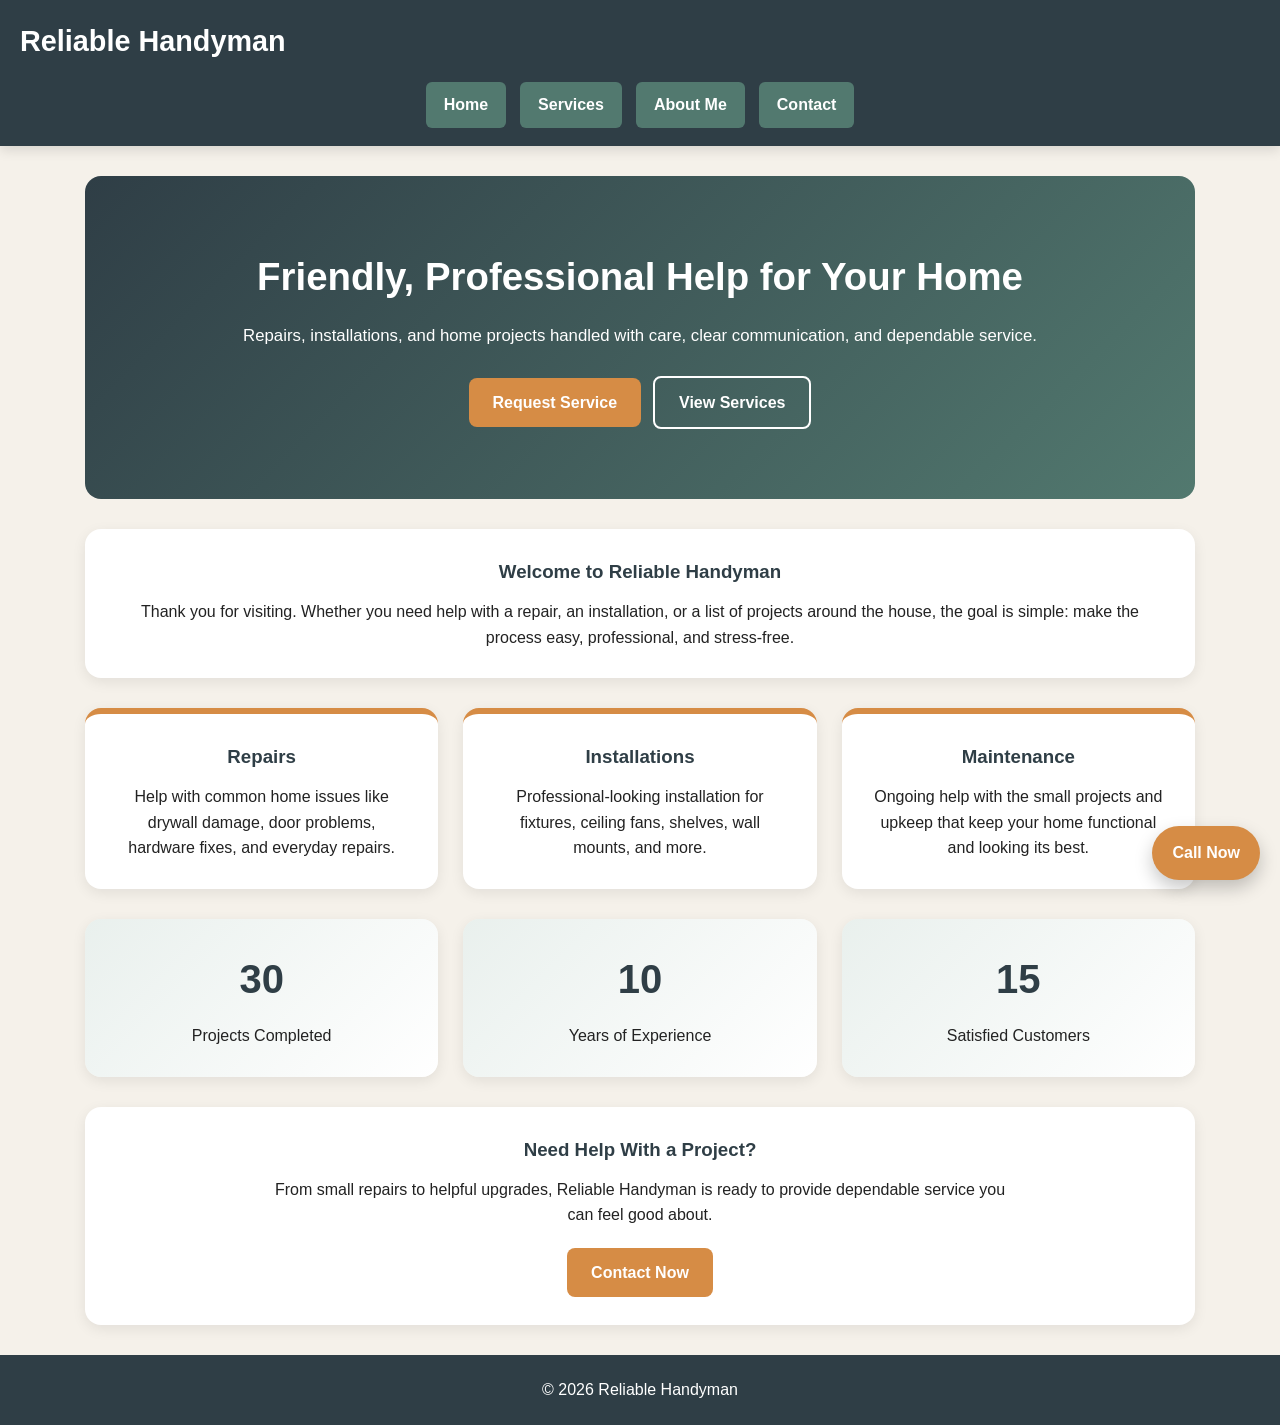
<file: index.html>
<!DOCTYPE html>
<html lang="en">
<head>
    <meta charset="UTF-8">
    <meta name="viewport" content="width=device-width, initial-scale=1.0">
    <title>Reliable Handyman | Home</title>
    <meta name="description" content="Reliable handyman services for repairs, installations, and home projects.">
    <link rel="stylesheet" href="styles/main.css">
    <script src="js/main.js" defer></script>
</head>
<body>
    <header>
        <div class="header-top">
            <div class="logo">
                <h1>Reliable Handyman</h1>
            </div>

            <button id="menu-button" aria-label="Open navigation menu">Menu</button>
        </div>

        <nav id="nav-menu">
            <a href="index.html">Home</a>
            <a href="services.html">Services</a>
            <a href="about.html">About Me</a>
            <a href="contact.html">Contact</a>
        </nav>
    </header>

    <main>
        <section class="hero reveal">
            <div class="hero-content">
                <h2>Friendly, Professional Help for Your Home</h2>
                <p>
                    Repairs, installations, and home projects handled with care,
                    clear communication, and dependable service.
                </p>
                <div class="hero-buttons">
                    <a class="button" href="contact.html">Request Service</a>
                    <a class="button button-outline-light" href="services.html">View Services</a>
                </div>
            </div>
        </section>

        <section class="intro-box reveal">
            <h3>Welcome to Reliable Handyman</h3>
            <p>
                Thank you for visiting. Whether you need help with a repair, an installation,
                or a list of projects around the house, the goal is simple:
                make the process easy, professional, and stress-free.
            </p>
        </section>

        <section class="home-cards reveal">
            <div class="home-card">
                <h3>Repairs</h3>
                <p>
                    Help with common home issues like drywall damage, door problems,
                    hardware fixes, and everyday repairs.
                </p>
            </div>

            <div class="home-card">
                <h3>Installations</h3>
                <p>
                    Professional-looking installation for fixtures, ceiling fans,
                    shelves, wall mounts, and more.
                </p>
            </div>

            <div class="home-card">
                <h3>Maintenance</h3>
                <p>
                    Ongoing help with the small projects and upkeep that keep your
                    home functional and looking its best.
                </p>
            </div>
        </section>

        <section class="stats-section reveal">
            <div class="stat-box">
                <h3 class="counter" data-target="150">0</h3>
                <p>Projects Completed</p>
            </div>

            <div class="stat-box">
                <h3 class="counter" data-target="10">0</h3>
                <p>Years of Experience</p>
            </div>

            <div class="stat-box">
                <h3 class="counter" data-target="100">0</h3>
                <p>Satisfied Customers</p>
            </div>
        </section>

        <section class="cta-box reveal">
            <h3>Need Help With a Project?</h3>
            <p>
                From small repairs to helpful upgrades, Reliable Handyman is ready
                to provide dependable service you can feel good about.
            </p>
            <a class="button" href="contact.html">Contact Now</a>
        </section>
    </main>

    <footer>
        <p>&copy; 2026 Reliable Handyman</p>
    </footer>

    <a href="tel:4805997341" class="floating-call">Call Now</a>
</body>
</html>
</file>
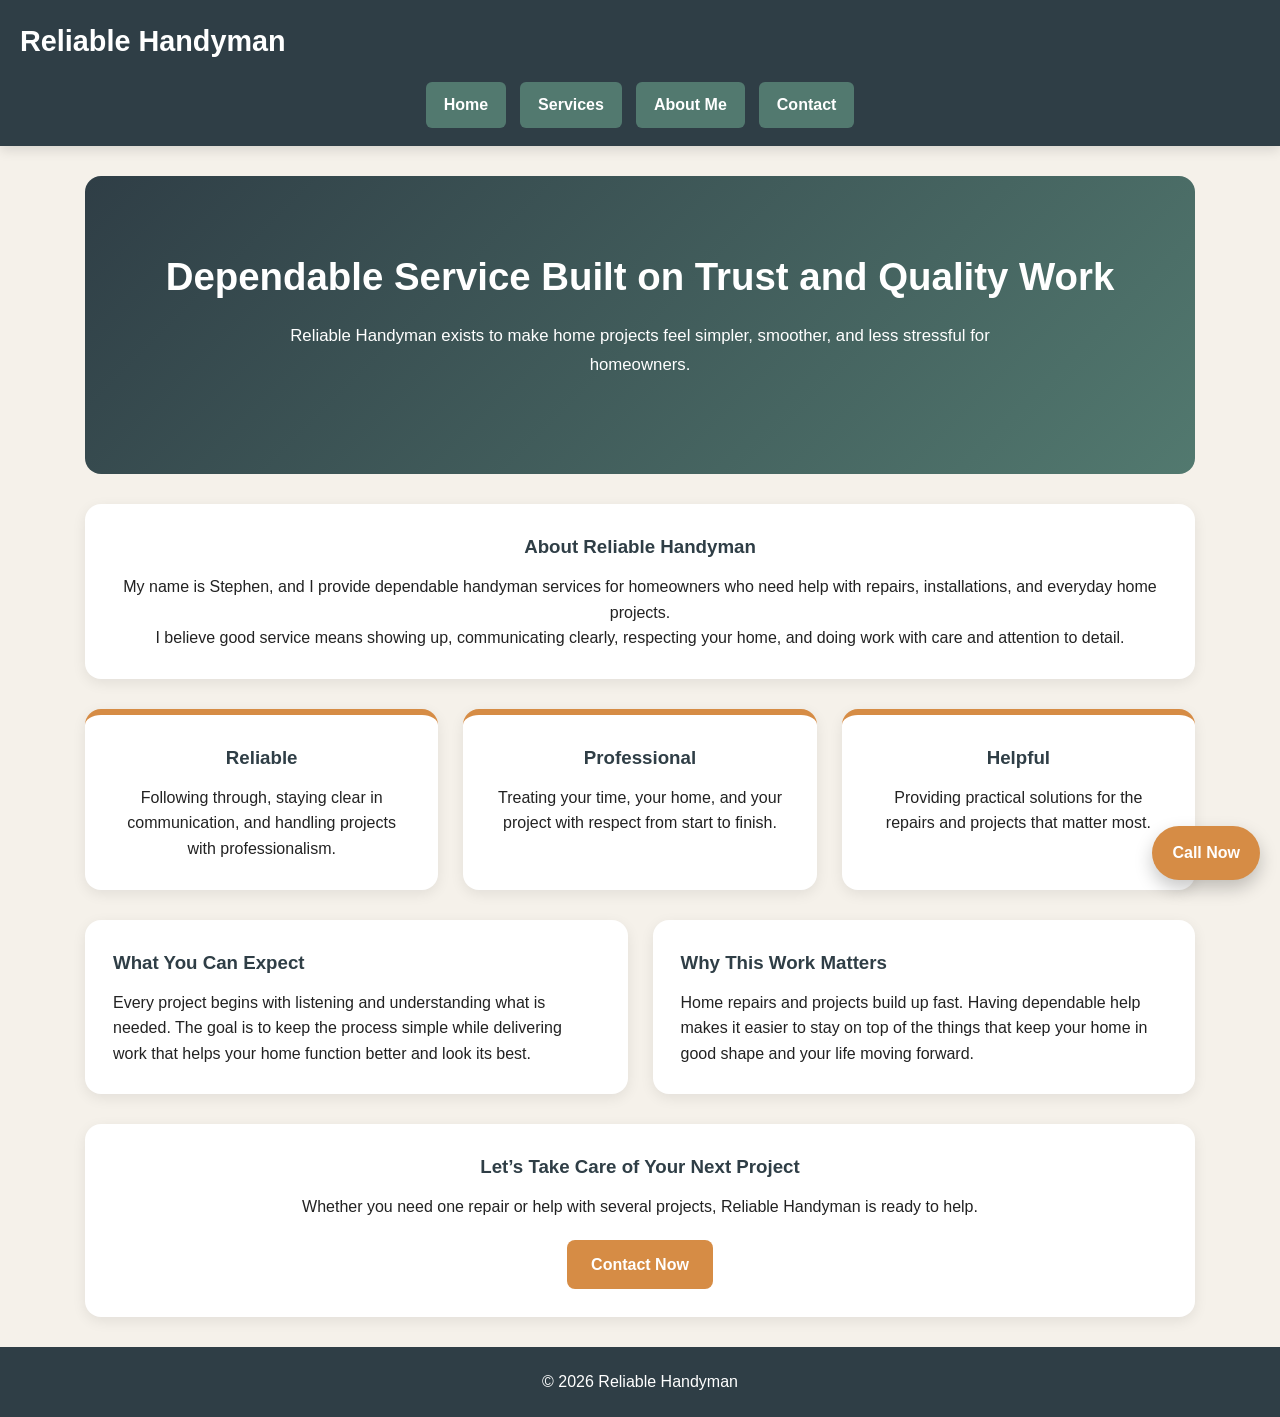
<file: about.html>
<!DOCTYPE html>
<html lang="en">
<head>
    <meta charset="UTF-8">
    <meta name="viewport" content="width=device-width, initial-scale=1.0">
    <title>Reliable Handyman | About</title>
    <meta name="description" content="Learn more about Reliable Handyman and the dependable service behind every project.">
    <link rel="stylesheet" href="styles/main.css">
    <script src="js/main.js" defer></script>
</head>
<body>
    <header>
        <div class="header-top">
            <div class="logo">
                <h1>Reliable Handyman</h1>
            </div>

            <button id="menu-button" aria-label="Open navigation menu">Menu</button>
        </div>

        <nav id="nav-menu">
            <a href="index.html">Home</a>
            <a href="services.html">Services</a>
            <a href="about.html">About Me</a>
            <a href="contact.html">Contact</a>
        </nav>
    </header>

    <main>
        <section class="page-hero reveal">
            <h2>Dependable Service Built on Trust and Quality Work</h2>
            <p>
                Reliable Handyman exists to make home projects feel simpler,
                smoother, and less stressful for homeowners.
            </p>
        </section>

        <section class="intro-box reveal">
            <h3>About Reliable Handyman</h3>
            <p>
                My name is Stephen, and I provide dependable handyman services for
                homeowners who need help with repairs, installations, and everyday home projects.
            </p>
            <p>
                I believe good service means showing up, communicating clearly,
                respecting your home, and doing work with care and attention to detail.
            </p>
        </section>

        <section class="home-cards reveal">
            <div class="home-card">
                <h3>Reliable</h3>
                <p>
                    Following through, staying clear in communication,
                    and handling projects with professionalism.
                </p>
            </div>

            <div class="home-card">
                <h3>Professional</h3>
                <p>
                    Treating your time, your home, and your project with
                    respect from start to finish.
                </p>
            </div>

            <div class="home-card">
                <h3>Helpful</h3>
                <p>
                    Providing practical solutions for the repairs and
                    projects that matter most.
                </p>
            </div>
        </section>

        <section class="two-column-grid reveal">
            <div class="info-box">
                <h3>What You Can Expect</h3>
                <p>
                    Every project begins with listening and understanding what is needed.
                    The goal is to keep the process simple while delivering work
                    that helps your home function better and look its best.
                </p>
            </div>

            <div class="info-box">
                <h3>Why This Work Matters</h3>
                <p>
                    Home repairs and projects build up fast. Having dependable help
                    makes it easier to stay on top of the things that keep your home
                    in good shape and your life moving forward.
                </p>
            </div>
        </section>

        <section class="cta-box reveal">
            <h3>Let’s Take Care of Your Next Project</h3>
            <p>
                Whether you need one repair or help with several projects,
                Reliable Handyman is ready to help.
            </p>
            <a class="button" href="contact.html">Contact Now</a>
        </section>
    </main>

    <footer>
        <p>&copy; 2026 Reliable Handyman</p>
    </footer>

    <a href="tel:4805997341" class="floating-call">Call Now</a>
</body>
</html>
</file>
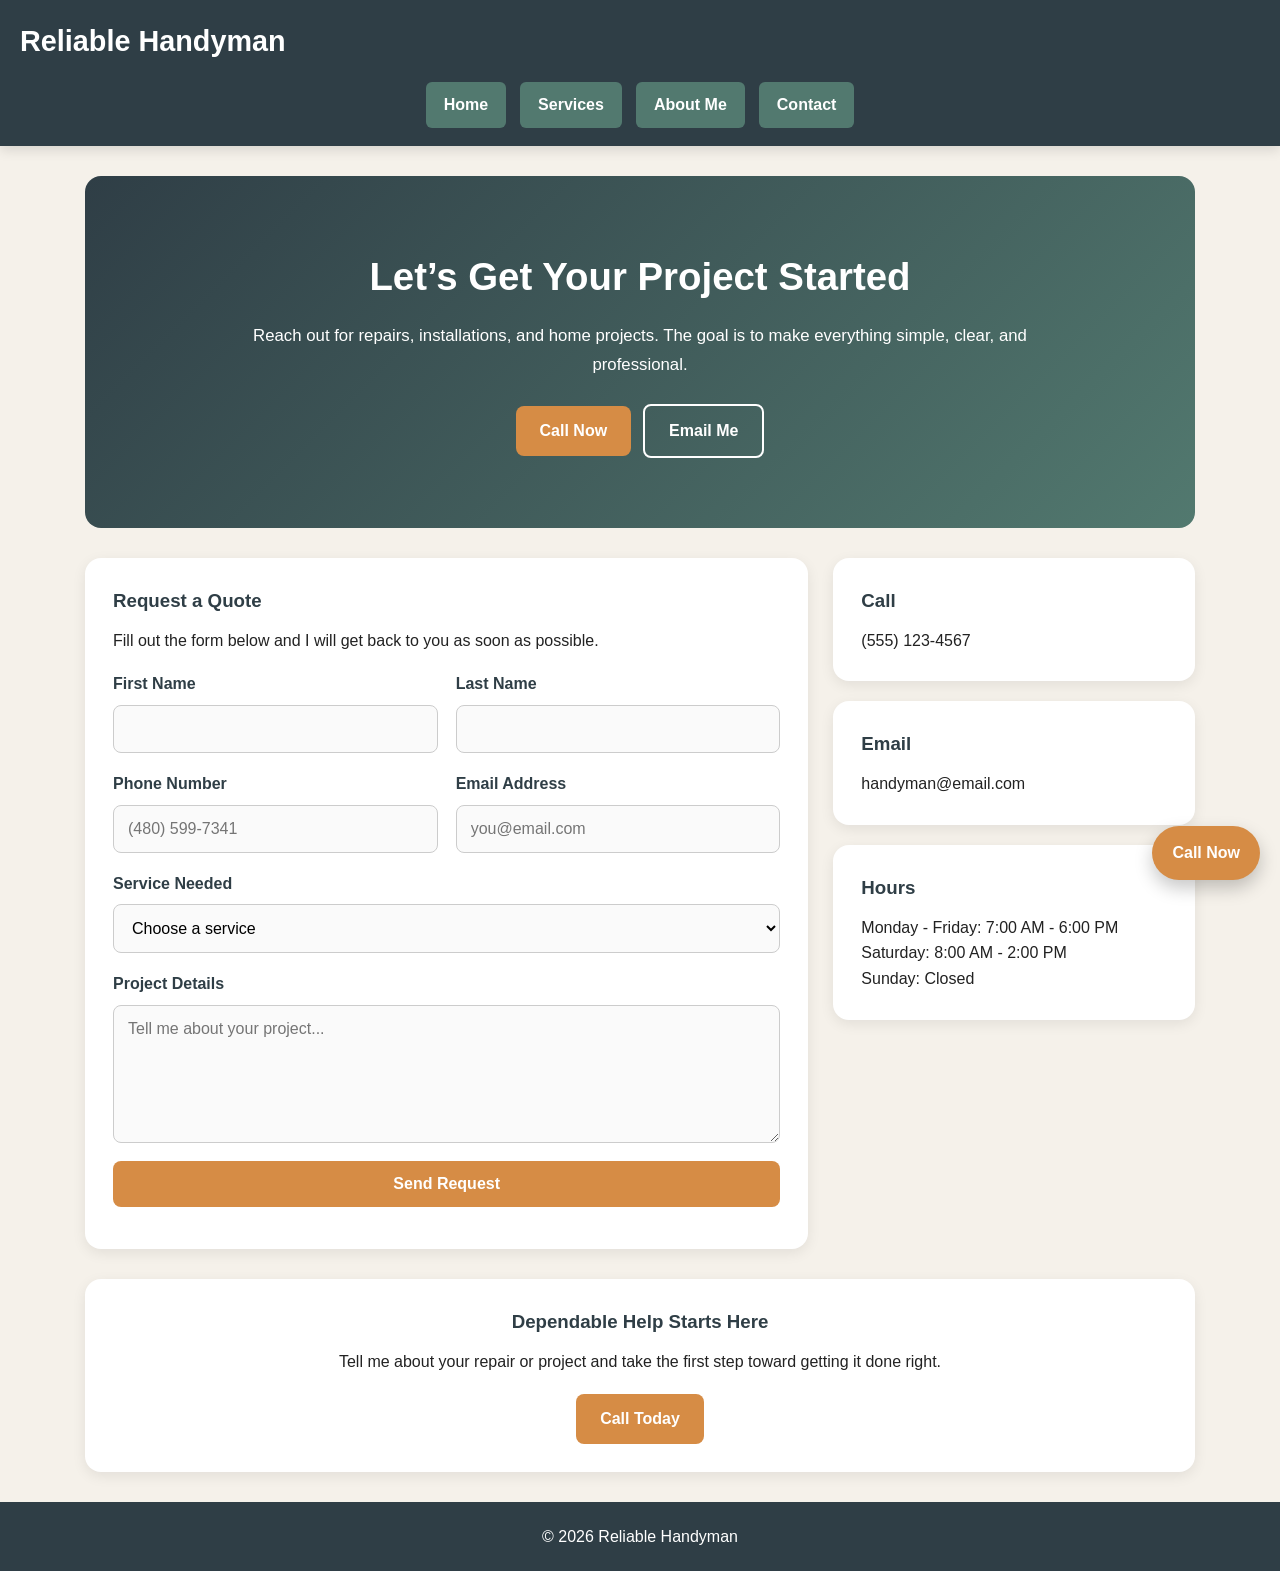
<file: contact.html>
<!DOCTYPE html>
<html lang="en">
<head>
    <meta charset="UTF-8">
    <meta name="viewport" content="width=device-width, initial-scale=1.0">
    <title>Reliable Handyman | Contact</title>
    <meta name="description" content="Contact Reliable Handyman for repairs, installations, and home projects.">
    <link rel="stylesheet" href="styles/main.css">
    <script src="js/main.js" defer></script>
</head>
<body>
    <header>
        <div class="header-top">
            <div class="logo">
                <h1>Reliable Handyman</h1>
            </div>

            <button id="menu-button" aria-label="Open navigation menu">Menu</button>
        </div>

        <nav id="nav-menu">
            <a href="index.html">Home</a>
            <a href="services.html">Services</a>
            <a href="about.html">About Me</a>
            <a href="contact.html">Contact</a>
        </nav>
    </header>

    <main>
        <section class="page-hero reveal">
            <h2>Let’s Get Your Project Started</h2>
            <p>
                Reach out for repairs, installations, and home projects.
                The goal is to make everything simple, clear, and professional.
            </p>
            <div class="hero-buttons">
                <a class="button" href="tel:4805997341">Call Now</a>
                <a class="button button-outline-light" href="mailto:handyman@email.com">Email Me</a>
            </div>
        </section>

        <section class="contact-grid reveal">
            <div class="form-box">
                <h3>Request a Quote</h3>
                <p>
                    Fill out the form below and I will get back to you as soon as possible.
                </p>

                <form id="contact-form">
                    <div class="form-row">
                        <div class="form-group">
                            <label for="first-name">First Name</label>
                            <input type="text" id="first-name" name="first-name" required>
                        </div>

                        <div class="form-group">
                            <label for="last-name">Last Name</label>
                            <input type="text" id="last-name" name="last-name" required>
                        </div>
                    </div>

                    <div class="form-row">
                        <div class="form-group">
                            <label for="phone">Phone Number</label>
                            <input type="tel" id="phone" name="phone" placeholder="(480) 599-7341" required>
                        </div>

                        <div class="form-group">
                            <label for="email">Email Address</label>
                            <input type="email" id="email" name="email" placeholder="you@email.com" required>
                        </div>
                    </div>

                    <div class="form-group">
                        <label for="service">Service Needed</label>
                        <select id="service" name="service" required>
                            <option value="">Choose a service</option>
                            <option value="Drywall Repair">Drywall Repair</option>
                            <option value="Door Repairs">Door Repairs</option>
                            <option value="Light Fixtures">Light Fixtures</option>
                            <option value="TV Mounting">TV Mounting</option>
                            <option value="Furniture Assembly">Furniture Assembly</option>
                            <option value="Home Maintenance">Home Maintenance</option>
                            <option value="Other">Other</option>
                        </select>
                    </div>

                    <div class="form-group">
                        <label for="message">Project Details</label>
                        <textarea id="message" name="message" rows="6" placeholder="Tell me about your project..." required></textarea>
                    </div>

                    <button type="submit" class="submit-button">Send Request</button>
                    <p id="form-message"></p>
                </form>
            </div>

            <aside class="sidebar-boxes">
                <div class="info-box">
                    <h3>Call</h3>
                    <p>(555) 123-4567</p>
                </div>

                <div class="info-box">
                    <h3>Email</h3>
                    <p>handyman@email.com</p>
                </div>

                <div class="info-box">
                    <h3>Hours</h3>
                    <p>Monday - Friday: 7:00 AM - 6:00 PM</p>
                    <p>Saturday: 8:00 AM - 2:00 PM</p>
                    <p>Sunday: Closed</p>
                </div>
            </aside>
        </section>

        <section class="cta-box reveal">
            <h3>Dependable Help Starts Here</h3>
            <p>
                Tell me about your repair or project and take the first step toward
                getting it done right.
            </p>
            <a class="button" href="tel:4805997341">Call Today</a>
        </section>
    </main>

    <footer>
        <p>&copy; 2026 Reliable Handyman</p>
    </footer>

    <a href="tel:4805997341" class="floating-call">Call Now</a>
</body>
</html>
</file>
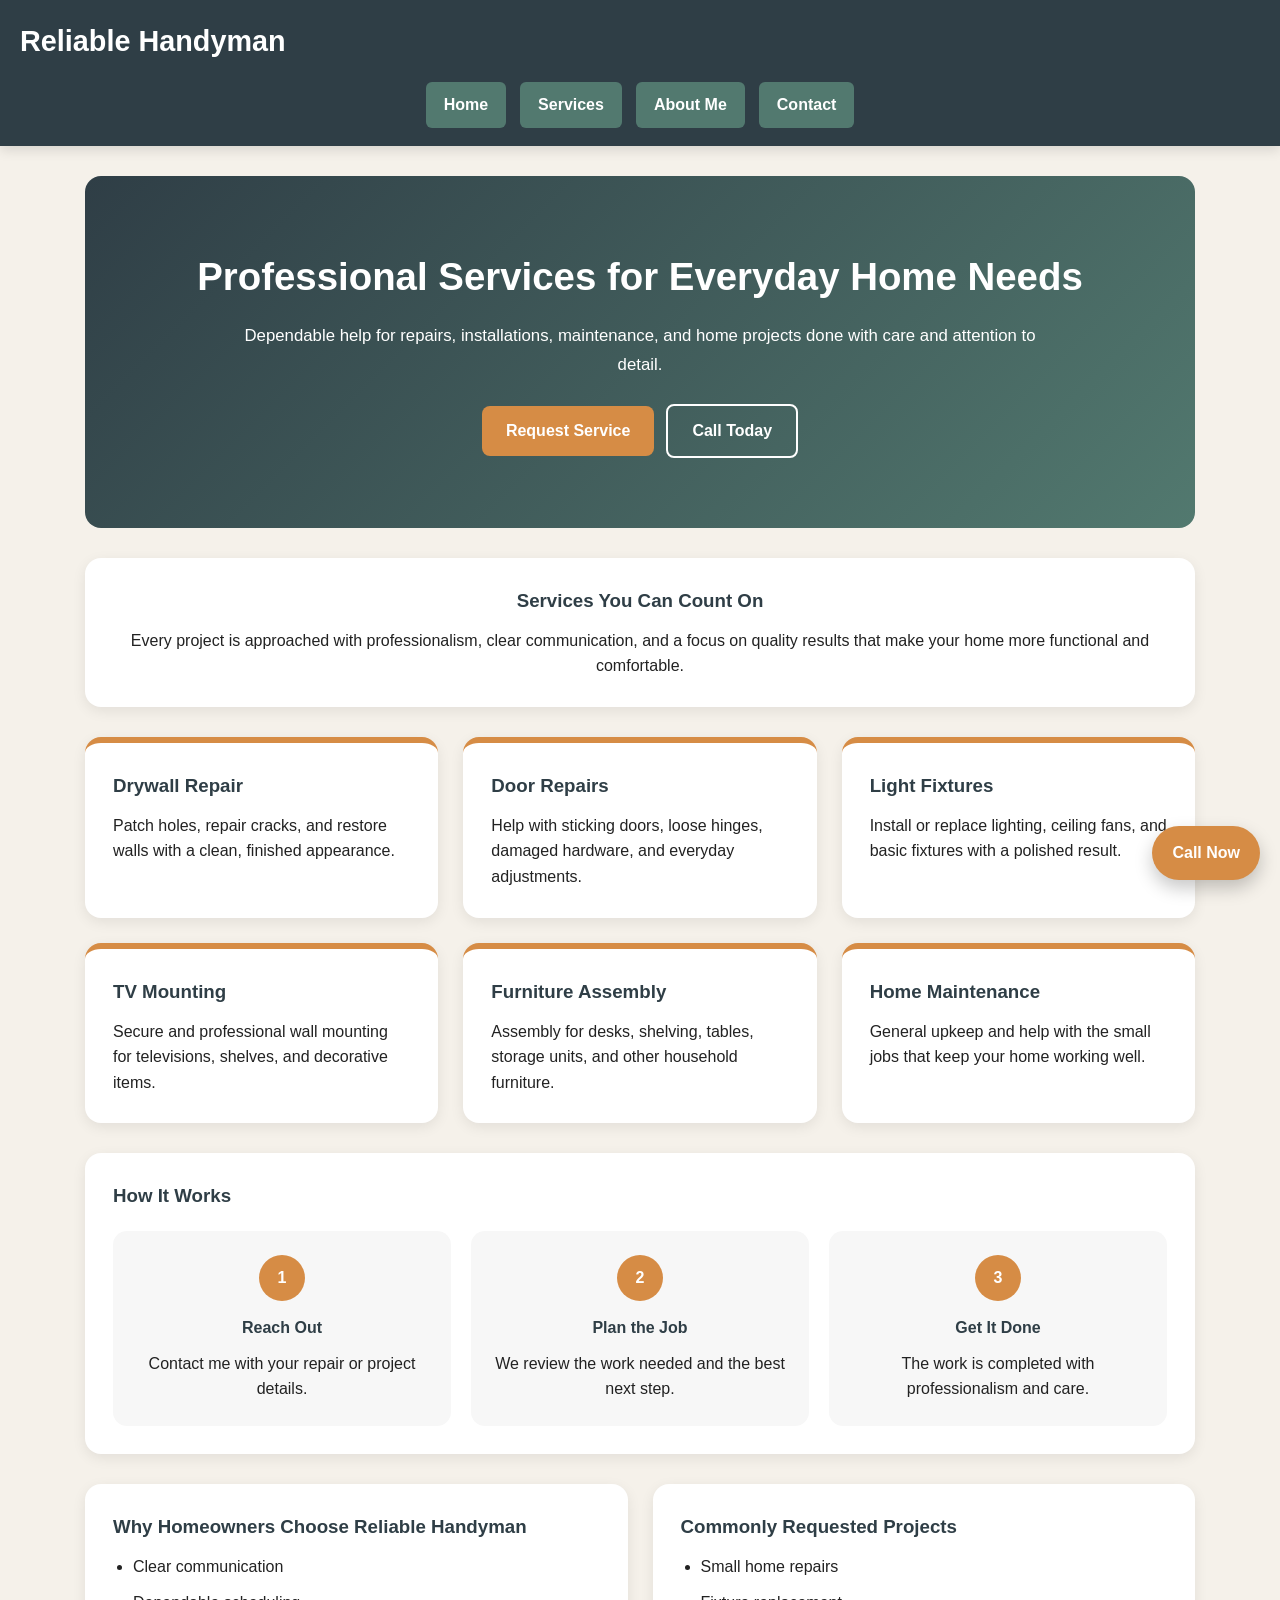
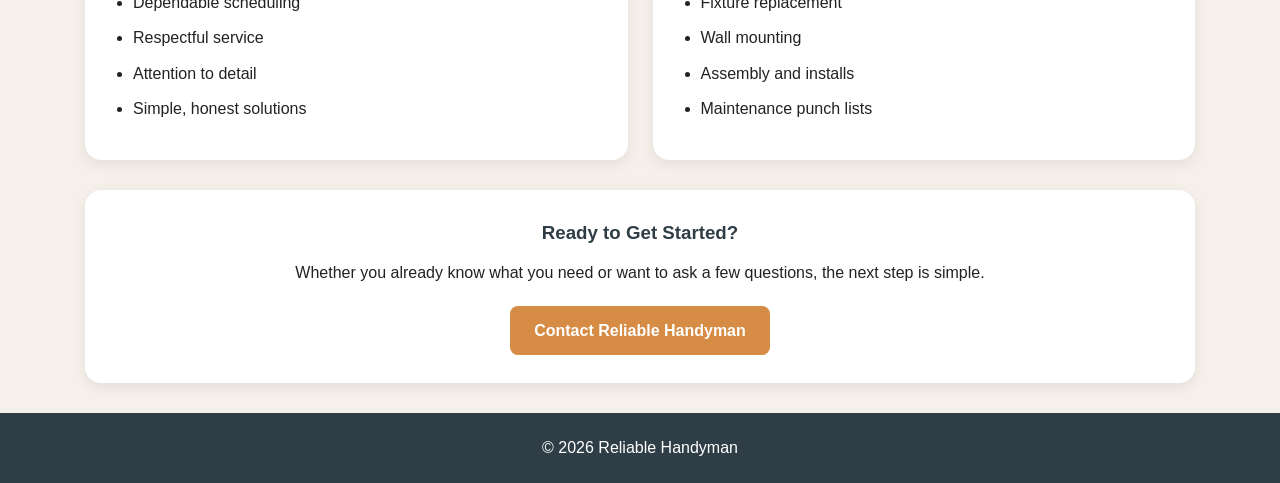
<file: services.html>
<!DOCTYPE html>
<html lang="en">
<head>
    <meta charset="UTF-8">
    <meta name="viewport" content="width=device-width, initial-scale=1.0">
    <title>Reliable Handyman | Services</title>
    <meta name="description" content="Professional handyman services for repairs, installations, and home maintenance.">
    <link rel="stylesheet" href="styles/main.css">
    <script src="js/main.js" defer></script>
</head>
<body>
    <header>
        <div class="header-top">
            <div class="logo">
                <h1>Reliable Handyman</h1>
            </div>

            <button id="menu-button" aria-label="Open navigation menu">Menu</button>
        </div>

        <nav id="nav-menu">
            <a href="index.html">Home</a>
            <a href="services.html">Services</a>
            <a href="about.html">About Me</a>
            <a href="contact.html">Contact</a>
        </nav>
    </header>

    <main>
        <section class="page-hero reveal">
            <h2>Professional Services for Everyday Home Needs</h2>
            <p>
                Dependable help for repairs, installations, maintenance,
                and home projects done with care and attention to detail.
            </p>
            <div class="hero-buttons">
                <a class="button" href="contact.html">Request Service</a>
                <a class="button button-outline-light" href="tel:4805997341">Call Today</a>
            </div>
        </section>

        <section class="intro-box reveal">
            <h3>Services You Can Count On</h3>
            <p>
                Every project is approached with professionalism, clear communication,
                and a focus on quality results that make your home more functional
                and comfortable.
            </p>
        </section>

        <section class="services-grid reveal">
            <a href="contact.html" class="service-card">
                <h3>Drywall Repair</h3>
                <p>
                    Patch holes, repair cracks, and restore walls with a clean,
                    finished appearance.
                </p>
            </a>

            <a href="contact.html" class="service-card">
                <h3>Door Repairs</h3>
                <p>
                    Help with sticking doors, loose hinges, damaged hardware,
                    and everyday adjustments.
                </p>
            </a>

            <a href="contact.html" class="service-card">
                <h3>Light Fixtures</h3>
                <p>
                    Install or replace lighting, ceiling fans, and basic fixtures
                    with a polished result.
                </p>
            </a>

            <a href="contact.html" class="service-card">
                <h3>TV Mounting</h3>
                <p>
                    Secure and professional wall mounting for televisions,
                    shelves, and decorative items.
                </p>
            </a>

            <a href="contact.html" class="service-card">
                <h3>Furniture Assembly</h3>
                <p>
                    Assembly for desks, shelving, tables, storage units,
                    and other household furniture.
                </p>
            </a>

            <a href="contact.html" class="service-card">
                <h3>Home Maintenance</h3>
                <p>
                    General upkeep and help with the small jobs that keep your
                    home working well.
                </p>
            </a>
        </section>

        <section class="process-section reveal">
            <h3>How It Works</h3>
            <div class="process-grid">
                <div class="process-card">
                    <span class="step-number">1</span>
                    <h4>Reach Out</h4>
                    <p>Contact me with your repair or project details.</p>
                </div>

                <div class="process-card">
                    <span class="step-number">2</span>
                    <h4>Plan the Job</h4>
                    <p>We review the work needed and the best next step.</p>
                </div>

                <div class="process-card">
                    <span class="step-number">3</span>
                    <h4>Get It Done</h4>
                    <p>The work is completed with professionalism and care.</p>
                </div>
            </div>
        </section>

        <section class="two-column-grid reveal">
            <div class="info-box">
                <h3>Why Homeowners Choose Reliable Handyman</h3>
                <ul>
                    <li>Clear communication</li>
                    <li>Dependable scheduling</li>
                    <li>Respectful service</li>
                    <li>Attention to detail</li>
                    <li>Simple, honest solutions</li>
                </ul>
            </div>

            <div class="info-box">
                <h3>Commonly Requested Projects</h3>
                <ul>
                    <li>Small home repairs</li>
                    <li>Fixture replacement</li>
                    <li>Wall mounting</li>
                    <li>Assembly and installs</li>
                    <li>Maintenance punch lists</li>
                </ul>
            </div>
        </section>

        <section class="cta-box reveal">
            <h3>Ready to Get Started?</h3>
            <p>
                Whether you already know what you need or want to ask a few questions,
                the next step is simple.
            </p>
            <a class="button" href="contact.html">Contact Reliable Handyman</a>
        </section>
    </main>

    <footer>
        <p>&copy; 2026 Reliable Handyman</p>
    </footer>

    <a href="tel:4805997341" class="floating-call">Call Now</a>
</body>
</html>
</file>
<file: styles/main.css>
* {
    margin: 0;
    padding: 0;
    box-sizing: border-box;
}

html {
    scroll-behavior: smooth;
}

body {
    font-family: Arial, sans-serif;
    background-color: #f5f1ea;
    color: #222222;
    line-height: 1.6;
}

/* HEADER */
header {
    position: sticky;
    top: 0;
    z-index: 1000;
    background-color: #2f3e46;
    color: white;
    box-shadow: 0 4px 12px rgba(0, 0, 0, 0.12);
}

.header-top {
    display: flex;
    justify-content: space-between;
    align-items: center;
    padding: 18px 20px;
}

.logo h1 {
    font-size: 1.8rem;
}

#menu-button {
    background-color: #d68c45;
    color: white;
    border: none;
    padding: 10px 18px;
    font-size: 1rem;
    border-radius: 6px;
    cursor: pointer;
}

#menu-button:hover {
    background-color: #b97333;
}

nav {
    display: none;
    padding: 0 20px 18px;
}

nav a {
    display: block;
    text-decoration: none;
    color: white;
    background-color: #52796f;
    padding: 12px;
    border-radius: 6px;
    margin-top: 10px;
    font-weight: bold;
    text-align: center;
}

nav a:hover {
    background-color: #3d5a52;
}

/* MAIN */
main {
    max-width: 1150px;
    margin: 30px auto;
    padding: 0 20px;
}

/* HERO SECTIONS */
.hero,
.page-hero {
    background: linear-gradient(135deg, #2f3e46, #52796f);
    color: white;
    text-align: center;
    padding: 70px 20px;
    border-radius: 16px;
    margin-bottom: 30px;
}

.hero h2,
.page-hero h2 {
    font-size: 2.4rem;
    margin-bottom: 15px;
}

.hero p,
.page-hero p {
    max-width: 800px;
    margin: 0 auto 25px auto;
    font-size: 1.05rem;
    line-height: 1.7;
}

.hero-buttons {
    display: flex;
    flex-direction: column;
    gap: 12px;
    align-items: center;
}

/* BUTTONS */
.button {
    display: inline-block;
    background-color: #d68c45;
    color: white;
    text-decoration: none;
    padding: 12px 24px;
    border-radius: 8px;
    font-weight: bold;
    transition: background-color 0.3s ease, transform 0.3s ease;
}

.button:hover {
    background-color: #b97333;
    transform: translateY(-2px);
}

.button-outline-light {
    background-color: transparent;
    border: 2px solid white;
}

.button-outline-light:hover {
    background-color: rgba(255, 255, 255, 0.12);
}

/* GENERAL BOXES */
.intro-box,
.cta-box,
.info-box,
.form-box,
.process-section,
.stat-box,
.home-card {
    background-color: white;
    border-radius: 16px;
    padding: 28px;
    box-shadow: 0 4px 14px rgba(0, 0, 0, 0.08);
}

.intro-box,
.cta-box,
.process-section {
    margin-bottom: 30px;
}

.intro-box,
.cta-box {
    text-align: center;
}

.intro-box h3,
.cta-box h3,
.info-box h3,
.form-box h3,
.process-section h3,
.home-card h3,
.stat-box h3 {
    color: #2f3e46;
    margin-bottom: 12px;
}

.cta-box p {
    max-width: 760px;
    margin: 0 auto 20px auto;
}

/* HOME CARDS */
.home-cards {
    display: grid;
    grid-template-columns: 1fr;
    gap: 25px;
    margin-bottom: 30px;
}

.home-card {
    text-align: center;
    border-top: 6px solid #d68c45;
    transition: transform 0.35s ease, box-shadow 0.35s ease;
}

.home-card:hover {
    transform: translateY(-8px);
    box-shadow: 0 10px 20px rgba(0, 0, 0, 0.14);
}

/* SERVICES GRID */
.services-grid {
    display: grid;
    grid-template-columns: 1fr;
    gap: 25px;
    margin-bottom: 30px;
}

.service-card {
    display: block;
    text-decoration: none;
    color: #222222;
    background-color: white;
    border-radius: 16px;
    padding: 28px;
    box-shadow: 0 4px 14px rgba(0, 0, 0, 0.08);
    border-top: 6px solid #d68c45;
    transition: transform 0.4s ease, box-shadow 0.4s ease;
}

.service-card h3 {
    color: #2f3e46;
    margin-bottom: 12px;
}

.service-card:hover {
    transform: translateY(-10px) scale(1.03);
    box-shadow: 0 12px 25px rgba(0, 0, 0, 0.15);
}

/* STATS */
.stats-section {
    display: grid;
    grid-template-columns: 1fr;
    gap: 25px;
    margin-bottom: 30px;
}

.stat-box {
    text-align: center;
    background: linear-gradient(135deg, #e9f0ed, #ffffff);
}

.counter {
    font-size: 2.5rem;
    color: #d68c45;
}

/* PROCESS */
.process-grid {
    display: grid;
    grid-template-columns: 1fr;
    gap: 20px;
    margin-top: 20px;
}

.process-card {
    background-color: #f7f7f7;
    border-radius: 14px;
    padding: 24px;
    text-align: center;
}

.process-card h4 {
    color: #2f3e46;
    margin-bottom: 10px;
}

.step-number {
    display: inline-flex;
    align-items: center;
    justify-content: center;
    width: 46px;
    height: 46px;
    border-radius: 50%;
    background-color: #d68c45;
    color: white;
    font-weight: bold;
    margin-bottom: 14px;
}

/* TWO COLUMN GRID */
.two-column-grid {
    display: grid;
    grid-template-columns: 1fr;
    gap: 25px;
    margin-bottom: 30px;
}

.info-box ul {
    margin-left: 20px;
    margin-top: 10px;
}

.info-box li {
    margin-bottom: 10px;
}

/* CONTACT */
.contact-grid {
    display: grid;
    grid-template-columns: 1fr;
    gap: 25px;
    margin-bottom: 30px;
}

.sidebar-boxes {
    display: grid;
    gap: 20px;
}

form {
    margin-top: 18px;
}

.form-row {
    display: grid;
    grid-template-columns: 1fr;
    gap: 18px;
}

.form-group {
    display: flex;
    flex-direction: column;
    margin-bottom: 18px;
}

.form-group label {
    font-weight: bold;
    margin-bottom: 8px;
    color: #2f3e46;
}

.form-group input,
.form-group select,
.form-group textarea {
    padding: 14px;
    border: 1px solid #cccccc;
    border-radius: 8px;
    font-size: 1rem;
    font-family: Arial, sans-serif;
    background-color: #fafafa;
}

.form-group input:focus,
.form-group select:focus,
.form-group textarea:focus {
    outline: none;
    border-color: #52796f;
    background-color: white;
}

.submit-button {
    width: 100%;
    padding: 14px;
    border: none;
    background-color: #d68c45;
    color: white;
    font-size: 1rem;
    font-weight: bold;
    border-radius: 8px;
    cursor: pointer;
}

.submit-button:hover {
    background-color: #b97333;
}

#form-message {
    margin-top: 14px;
    font-weight: bold;
    color: #2f3e46;
}

/* REVEAL ANIMATION */
.reveal {
    opacity: 0;
    transform: translateY(40px);
    transition: opacity 0.8s ease, transform 0.8s ease;
}

.reveal.active {
    opacity: 1;
    transform: translateY(0);
}

/* FOOTER */
footer {
    background-color: #2f3e46;
    color: white;
    text-align: center;
    padding: 22px;
    margin-top: 30px;
}

/* FLOATING CALL BUTTON */
.floating-call {
    position: fixed;
    right: 20px;
    bottom: 20px;
    background-color: #d68c45;
    color: white;
    text-decoration: none;
    padding: 14px 20px;
    border-radius: 999px;
    font-weight: bold;
    box-shadow: 0 8px 18px rgba(0, 0, 0, 0.22);
    z-index: 999;
    transition: background-color 0.3s ease, transform 0.3s ease;
}

.floating-call:hover {
    background-color: #b97333;
    transform: translateY(-3px);
}

/* RESPONSIVE */
@media screen and (min-width: 768px) {
    #menu-button {
        display: none;
    }

    nav {
        display: flex !important;
        justify-content: center;
        gap: 14px;
        padding: 0 20px 18px;
    }

    nav a {
        margin-top: 0;
        width: auto;
        padding: 10px 18px;
    }

    .hero-buttons {
        flex-direction: row;
        justify-content: center;
    }

    .home-cards,
    .stats-section,
    .services-grid,
    .process-grid {
        grid-template-columns: repeat(3, 1fr);
    }

    .two-column-grid {
        grid-template-columns: 1fr 1fr;
    }

    .contact-grid {
        grid-template-columns: 2fr 1fr;
        align-items: start;
    }

    .form-row {
        grid-template-columns: 1fr 1fr;
    }
}
</file>
